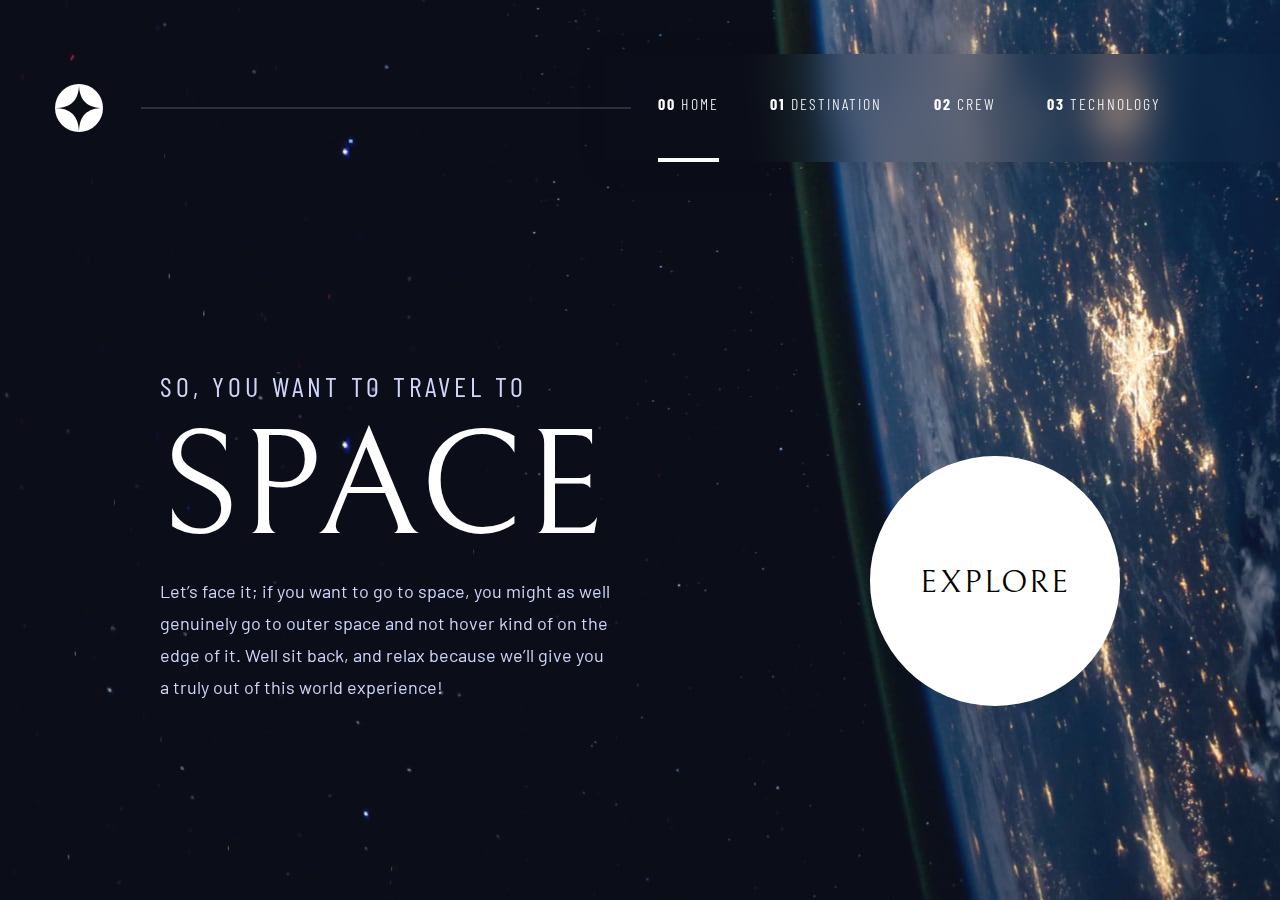
<file: index.html>
<!DOCTYPE html>
<html lang="en">
<head>
  <meta charset="UTF-8">
  <meta name="viewport" content="width=device-width, initial-scale=1.0">

  <link rel="icon" type="image/png" sizes="32x32" href="./assets/favicon-32x32.png">
  <link rel="stylesheet" href="./assets/css/home.css">
  <link rel="preconnect" href="https://fonts.googleapis.com">
  <link rel="preconnect" href="https://fonts.gstatic.com" crossorigin>
  <link href="https://fonts.googleapis.com/css2?family=Bellefair&display=swap" rel="stylesheet">
  <link rel="preconnect" href="https://fonts.googleapis.com">
  <link rel="preconnect" href="https://fonts.gstatic.com" crossorigin>
  <link href="https://fonts.googleapis.com/css2?family=Barlow+Condensed:wght@400;700&display=swap" rel="stylesheet">
  <link rel="preconnect" href="https://fonts.googleapis.com">
  <link rel="preconnect" href="https://fonts.gstatic.com" crossorigin>
  <link href="https://fonts.googleapis.com/css2?family=Barlow&display=swap" rel="stylesheet">
  <title>Frontend Mentor | Space tourism website</title>
</head>
<body>
<nav class="navigation">
  <img src="./assets/shared/logo.svg" alt="logo" id="logo">
  <hr>
  <ul class="nav-list">
    <li class="nav-item">
      <a href="./index.html"><span>00</span>Home</a>

      <hr class="indicator" id="active"/>
    </li>
    <li class="nav-item">
      <a href="./destination.html"><span>01</span>Destination</a>

      <hr class="indicator"/>
    </li>
    <li class="nav-item">
      <a href="./crew.html"><span>02</span>crew</a>

      <hr class="indicator"/>
    </li>
    <li class="nav-item">
      <a href="./technology.html"><span>03</span>technology</a>

      <hr class="indicator"/>
    </li>

  </ul>
  <div class="burger">
    <div class="line1"></div>
    <div class="line2"></div>
    <div class="line3"></div>
  </div>
</nav>
<section>
<div class="container">
  <h3> So, you want to travel to </h3>
  <div class="head">SPACE</div>
  <p>Let’s face it; if you want to go to space, you might as well genuinely go to 
  outer space and not hover kind of on the edge of it. Well sit back, and relax 
  because we’ll give you a truly out of this world experience!
</p>
</div>
 <div class="CTA"><a href="./destination.html">Explore</a></div> 
</section>
<script src="./assets/app/burger.js"></script>
</body>
</html>
</file>
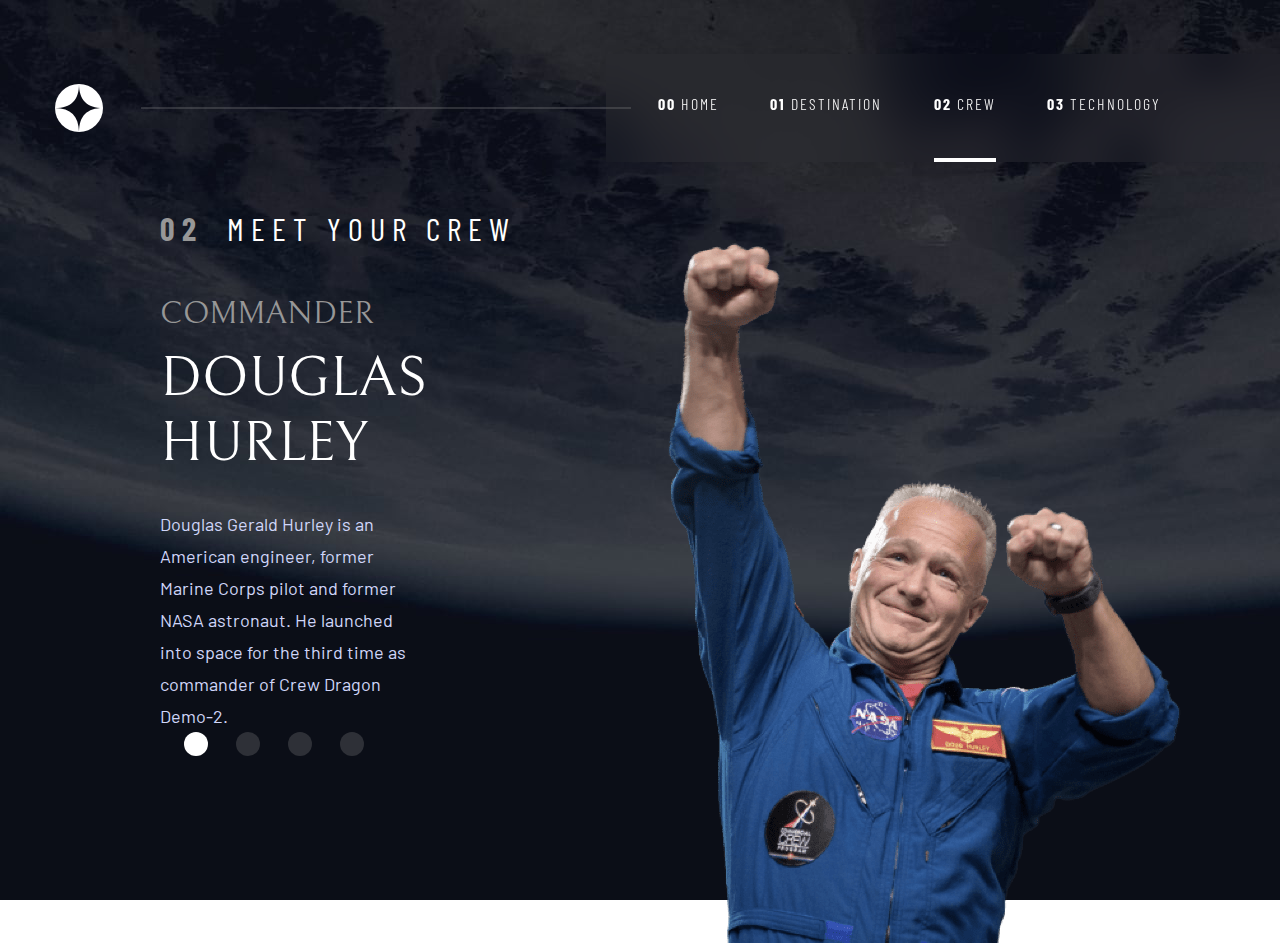
<file: crew.html>
<!DOCTYPE html>
<html lang="en">
<head>
  <meta charset="UTF-8">
  <meta name="viewport" content="width=device-width, initial-scale=1.0">

  <link rel="icon" type="image/png" sizes="32x32" href="./assets/favicon-32x32.png">
  <link rel="stylesheet" href="./assets/css/crew.css">
  <link rel="preconnect" href="https://fonts.googleapis.com">
  <link rel="preconnect" href="https://fonts.gstatic.com" crossorigin>
  <link href="https://fonts.googleapis.com/css2?family=Bellefair&display=swap" rel="stylesheet">
  <link rel="preconnect" href="https://fonts.googleapis.com">
  <link rel="preconnect" href="https://fonts.gstatic.com" crossorigin>
  <link href="https://fonts.googleapis.com/css2?family=Barlow+Condensed:wght@400;700&display=swap" rel="stylesheet">
  <link rel="preconnect" href="https://fonts.googleapis.com">
  <link rel="preconnect" href="https://fonts.gstatic.com" crossorigin>
  <link href="https://fonts.googleapis.com/css2?family=Barlow&display=swap" rel="stylesheet">
  <title>Frontend Mentor | Space tourism website</title>
</head>
<body>

  <nav class="navigation">
    <img src="./assets/shared/logo.svg" alt="logo" id="logo">
    <hr>
    <ul class="nav-list">
      <li class="nav-item">
        <a href="./home.html"><span>00</span>Home</a>
  
        <hr class="indicator"/>
      </li>
      <li class="nav-item">
        <a href="./destination.html"><span>01</span>Destination</a>
  
        <hr class="indicator" />
      </li>
      <li class="nav-item">
        <a href="./crew.html"><span>02</span>crew</a>
  
        <hr class="indicator" id="active"/>
      </li>
      <li class="nav-item">
        <a href="./technology.html"><span>03</span>technology</a>
  
        <hr class="indicator"/>
      </li>
  
    </ul>
    <div class="burger">
      <div class="line1"></div>
      <div class="line2"></div>
      <div class="line3"></div>
    </div>
  </nav>
  <section class="body">
    <div><span>02</span><p>MEET YOUR CREW</p></div>

    <main class="info">
      <div class="name">
        <p class="title">commander</p>
        <p class="full">Douglas Hurley</p>
      </div>
      <div class="description">
        Douglas Gerald Hurley is an American engineer, former Marine Corps pilot and former NASA astronaut. He launched into space for the third time as commander of Crew Dragon Demo-2.
      </div>
      <div class="buttons">
        <button class="button active">
          
        </button>
        <button class="button">

        </button>
        <button class="button">

        </button>
        <button class="button">

        </button>
      </div>
      <img src="./assets/crew/image-douglas-hurley.png" alt="crew-member" class="crew-image">
    </main>
  </section>

  <script src="./assets/app/crew.js"></script>
  <script src="./assets/app/burger.js"></script>
</body>
</html>
</file>
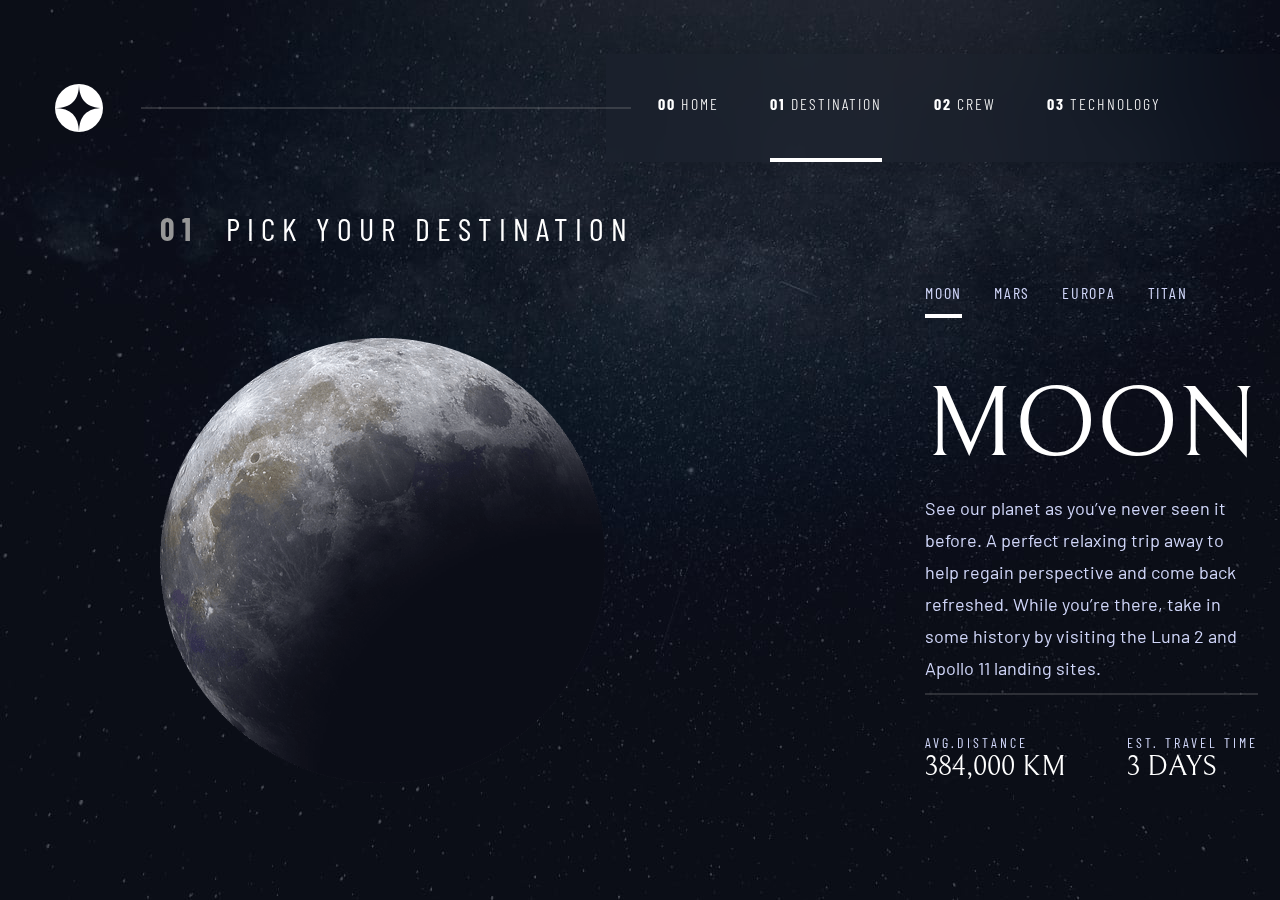
<file: destination.html>
<!DOCTYPE html>
<html lang="en">
<head>
  <meta charset="UTF-8">
  <meta name="viewport" content="width=device-width, initial-scale=1.0">

  <link rel="icon" type="image/png" sizes="32x32" href="./assets/favicon-32x32.png">
  <link rel="stylesheet" href="./assets/css/destination.css">
  <link rel="preconnect" href="https://fonts.googleapis.com">
  <link rel="preconnect" href="https://fonts.gstatic.com" crossorigin>
  <link href="https://fonts.googleapis.com/css2?family=Bellefair&display=swap" rel="stylesheet">
  <link rel="preconnect" href="https://fonts.googleapis.com">
  <link rel="preconnect" href="https://fonts.gstatic.com" crossorigin>
  <link href="https://fonts.googleapis.com/css2?family=Barlow+Condensed:wght@400;700&display=swap" rel="stylesheet">
  <link rel="preconnect" href="https://fonts.googleapis.com">
  <link rel="preconnect" href="https://fonts.gstatic.com" crossorigin>
  <link href="https://fonts.googleapis.com/css2?family=Barlow&display=swap" rel="stylesheet">
  <title>Frontend Mentor | Space tourism website</title>
</head>
<body>

  <nav class="navigation">
    <img src="./assets/shared/logo.svg" alt="logo" id="logo">
    <hr>
    <ul class="nav-list">
      <li class="nav-item">
        <a href="./home.html"><span>00</span>Home</a>
  
        <hr class="indicator"/>
      </li>
      <li class="nav-item">
        <a href="./destination.html"><span>01</span>Destination</a>
  
        <hr class="indicator" id="active"/>
      </li>
      <li class="nav-item">
        <a href="./crew.html"><span>02</span>crew</a>
  
        <hr class="indicator"/>
      </li>
      <li class="nav-item">
        <a href="./technology.html"><span>03</span>technology</a>
  
        <hr class="indicator"/>
      </li>
  
    </ul>
    <div class="burger">
      <div class="line1"></div>
      <div class="line2"></div>
      <div class="line3"></div>
    </div>
  </nav>
 <section class="contents">
  <div>
    <span>01</span><p>pick your destination</p>
  </div>
  <main>
  <img src="./assets/destination/image-moon.png" alt="moon image" id="image">
  <ul class="body-nav-list">
    <li class="body-nav-item">
    Moon

      <hr class="body-indicator active" id="check"/>
    </li>
    <li class="body-nav-item">
      mars

      <hr class="body-indicator"/>
    </li>
    <li class="body-nav-item">
      europa

      <hr class="body-indicator"/>
    </li>
    <li class="body-nav-item">
     titan

      <hr class="body-indicator"/>
    </li>
  </ul>
  <div class="moon">
  <div class="name">
    moon
  </div>
  <p id="info">
    See our planet as you’ve never seen it before. A perfect relaxing trip away to help regain perspective and come back refreshed. While you’re there, take in some history by visiting the Luna 2 and Apollo 11 landing sites.
  </p>
  <hr>
</div>

  <div class="details">
    <aside>
      <p class="m">AVg.distance</p>
      <p class="distance">384,000 KM</p>
    </aside>
    <aside>
      <p class="m">Est. travel time</p>
      <p class="time">3 days</p>
    </aside>
  </div>
</main>
 </section>


 <script src="./assets/app/destination.js"></script>
 <script src="./assets/app/burger.js"></script>
</body>
</html>
</file>
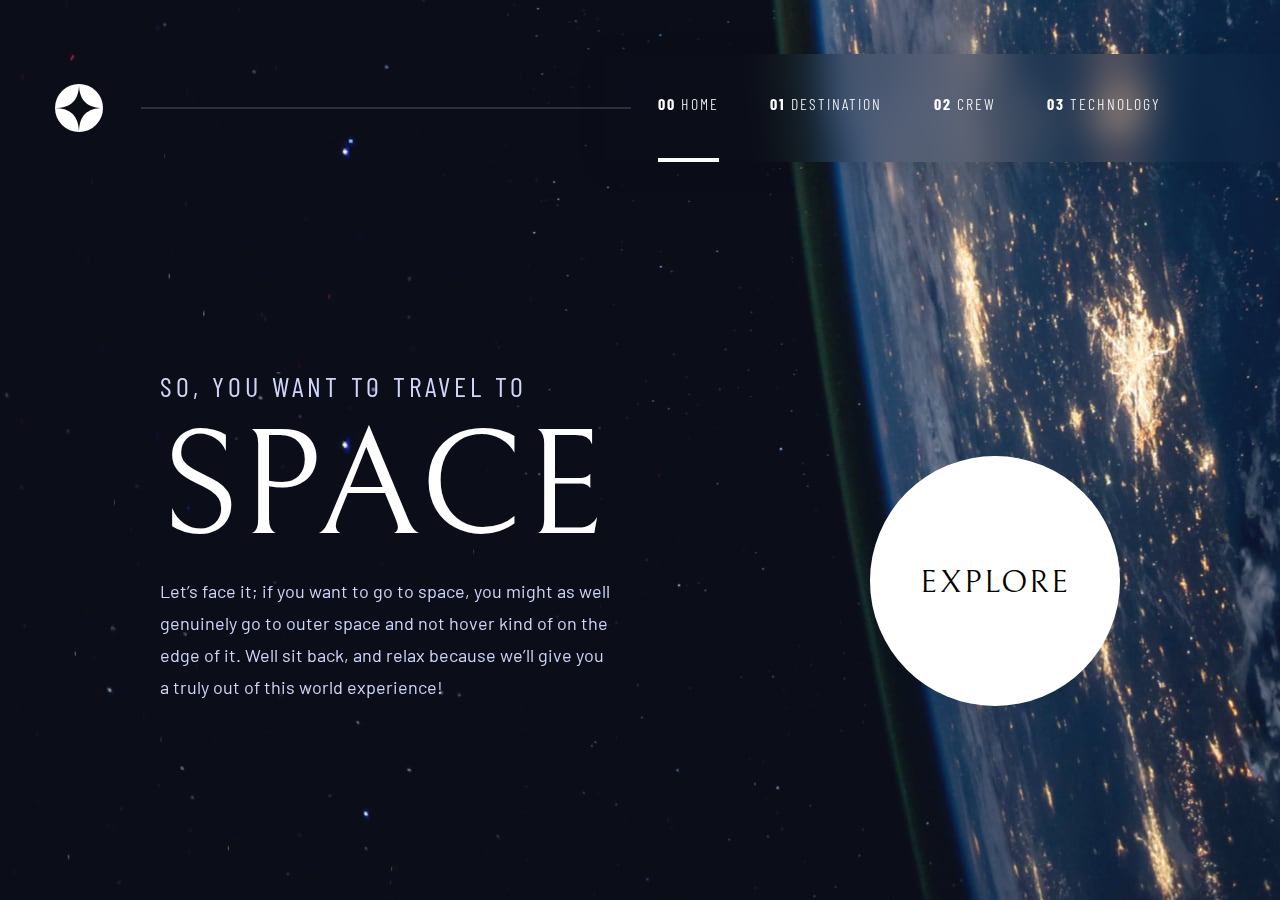
<file: home.html>
<!DOCTYPE html>
<html lang="en">
<head>
  <meta charset="UTF-8">
  <meta name="viewport" content="width=device-width, initial-scale=1.0">

  <link rel="icon" type="image/png" sizes="32x32" href="./assets/favicon-32x32.png">
  <link rel="stylesheet" href="./assets/css/home.css">
  <link rel="preconnect" href="https://fonts.googleapis.com">
  <link rel="preconnect" href="https://fonts.gstatic.com" crossorigin>
  <link href="https://fonts.googleapis.com/css2?family=Bellefair&display=swap" rel="stylesheet">
  <link rel="preconnect" href="https://fonts.googleapis.com">
  <link rel="preconnect" href="https://fonts.gstatic.com" crossorigin>
  <link href="https://fonts.googleapis.com/css2?family=Barlow+Condensed:wght@400;700&display=swap" rel="stylesheet">
  <link rel="preconnect" href="https://fonts.googleapis.com">
  <link rel="preconnect" href="https://fonts.gstatic.com" crossorigin>
  <link href="https://fonts.googleapis.com/css2?family=Barlow&display=swap" rel="stylesheet">
  <title>Frontend Mentor | Space tourism website</title>
</head>
<body data-barba="wrapper">
<nav class="navigation">
  <img src="./assets/shared/logo.svg" alt="logo" id="logo">
  <hr>
  <ul class="nav-list">
    <li class="nav-item">
      <a href="./home.html"><span>00</span>Home</a>

      <hr class="indicator" id="active"/>
    </li>
    <li class="nav-item">
      <a href="./destination.html"><span>01</span>Destination</a>

      <hr class="indicator"/>
    </li>
    <li class="nav-item">
      <a href="./crew.html"><span>02</span>crew</a>

      <hr class="indicator"/>
    </li>
    <li class="nav-item">
      <a href="./technology.html"><span>03</span>technology</a>

      <hr class="indicator"/>
    </li>

  </ul>
  <div class="burger">
    <div class="line1"></div>
    <div class="line2"></div>
    <div class="line3"></div>
  </div>
</nav>
<section>
<div class="container">
  <h3> So, you want to travel to </h3>
  <div class="head">SPACE</div>
  <p>Let’s face it; if you want to go to space, you might as well genuinely go to 
  outer space and not hover kind of on the edge of it. Well sit back, and relax 
  because we’ll give you a truly out of this world experience!
</p>
</div>
 <div class="CTA"><a href="./destination.html">Explore</a></div> 
</section>
<script src="./assets/app/burger.js"></script>
</body>
</html>
</file>
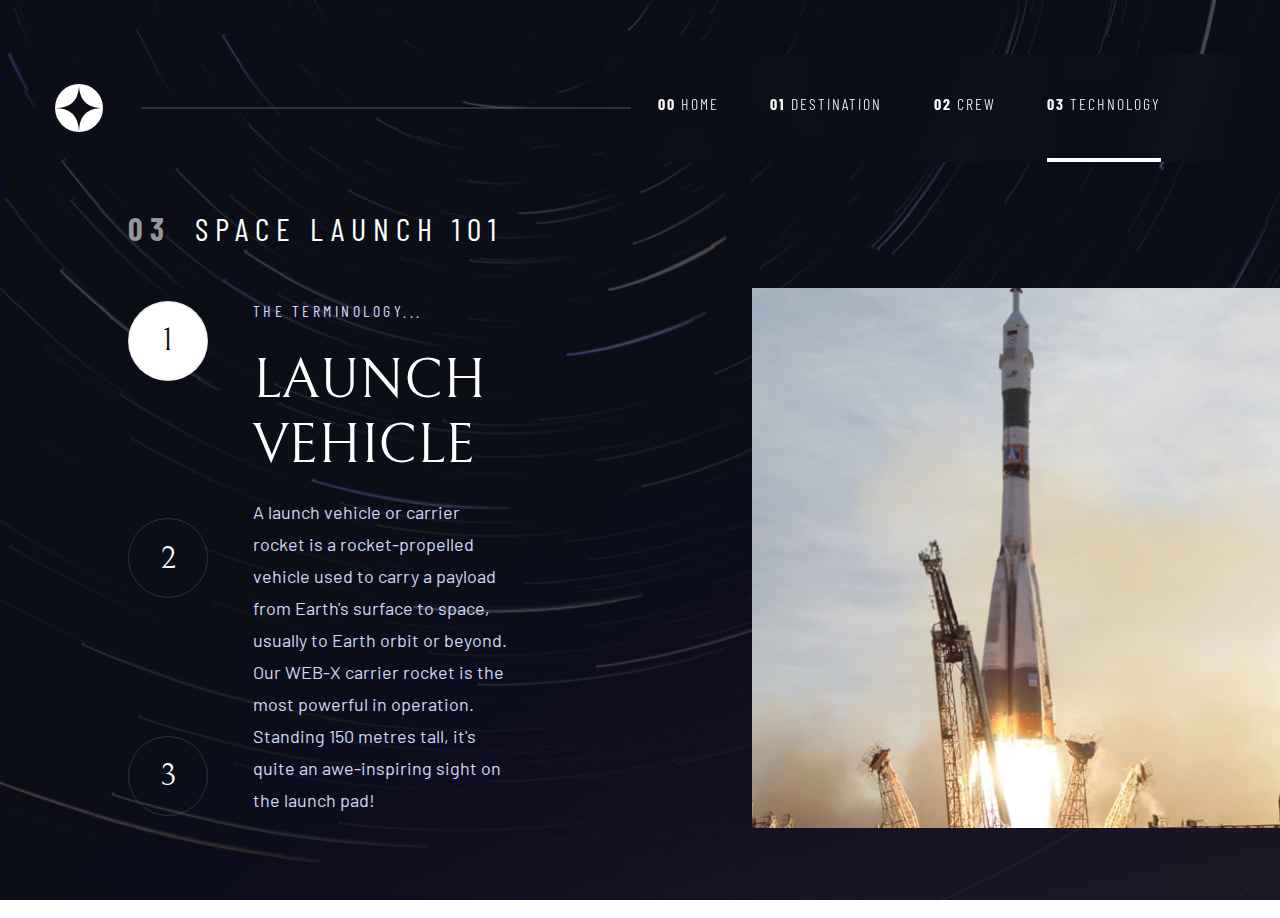
<file: technology.html>
<!DOCTYPE html>
<html lang="en">
<head>
  <meta charset="UTF-8">
  <meta name="viewport" content="width=device-width, initial-scale=1.0">

  <link rel="icon" type="image/png" sizes="32x32" href="./assets/favicon-32x32.png">
  <link rel="stylesheet" href="./assets/css/technology.css">
  <link rel="preconnect" href="https://fonts.googleapis.com">
  <link rel="preconnect" href="https://fonts.gstatic.com" crossorigin>
  <link href="https://fonts.googleapis.com/css2?family=Bellefair&display=swap" rel="stylesheet">
  <link rel="preconnect" href="https://fonts.googleapis.com">
  <link rel="preconnect" href="https://fonts.gstatic.com" crossorigin>
  <link href="https://fonts.googleapis.com/css2?family=Barlow+Condensed:wght@400;700&display=swap" rel="stylesheet">
  <link rel="preconnect" href="https://fonts.googleapis.com">
  <link rel="preconnect" href="https://fonts.gstatic.com" crossorigin>
  <link href="https://fonts.googleapis.com/css2?family=Barlow&display=swap" rel="stylesheet">
  <title>Frontend Mentor | Space tourism website</title>
</head>
<body>

  <nav class="navigation">
    <img src="./assets/shared/logo.svg" alt="logo" id="logo">
    <hr>
    <ul class="nav-list">
      <li class="nav-item">
        <a href="./home.html"><span>00</span>Home</a>
  
        <hr class="indicator"/>
      </li>
      <li class="nav-item">
        <a href="./destination.html"><span>01</span>Destination</a>
  
        <hr class="indicator" />
      </li>
      <li class="nav-item">
        <a href="./crew.html"><span>02</span>crew</a>
  
        <hr class="indicator" />
      </li>
      <li class="nav-item">
        <a href="./technology.html"><span>03</span>technology</a>
  
        <hr class="indicator" id="active"/>
      </li>
  
    </ul>
    <div class="burger">
      <div class="line1"></div>
      <div class="line2"></div>
      <div class="line3"></div>
    </div>
  </nav>

  <section class="body">
    <div><span>03</span><p>Space Launch 101</p></div>



    <main class="info">
      <div class="numbers">
        <button class="chosen button">
          1
        </button>
        <button class="button">
          2
        </button>
        <button class="button">
          3
        </button>
      </div>
      <div class="information">
        <p class="terms">
          The terminology...
        </p>
        <p class="header">
          Launch vehicle
        </p>
        <p class="info">
          A launch vehicle or carrier rocket is a rocket-propelled vehicle used to carry a payload from Earth's surface to space, usually to Earth orbit or beyond. Our WEB-X carrier rocket is the most powerful in operation. Standing 150 metres tall, it's quite an awe-inspiring sight on the launch pad!
        </p>
      </div>
      <img src="" alt="" class="tech-image">
    </main>
  </section>
<script src="./assets/app/technology.js"></script>
<script src="./assets/app/burger.js"></script>
</body>
</html>
</file>
<file: assets/css/home.css>
*{
    padding: 0;
    margin: 0;
    box-sizing: border-box;
}
body{
    background-size: cover;
    background-repeat: no-repeat;
    background-image: url(../home/background-home-desktop.jpg);
    width: 100vw;
    height: 100vh;
    font-family: 'bellefair';
    overflow: hidden;
}
nav {
    height: 12vh;
    width: calc(100vw - 55px);
    margin-left: 55px;
    display: flex;
    justify-content: space-between;
    position: relative;
    transform: translateY(50%);
}
nav > img {
    width: 48px;
    height: 48px;
    align-self: center;
    justify-self: center;
}
nav > .nav-list {
    display:flex;
    justify-content:space-evenly;
    flex-basis: 55%;
    background: rgba(255, 255, 255, 0);
    box-shadow: 0 4px 30px rgba(0, 0, 0, 0.1);
    backdrop-filter: blur(20px);
    -webkit-backdrop-filter: blur(20px);
    color: white;
    list-style-type: none;
    align-items: center;
}
nav > hr {
    width: 40%;
    border: 1px solid rgba(151, 151, 151, 0.25);
    height: 1px;
    align-self: center;
    position: absolute;
    left: 7%;
    z-index: 2;
}
nav > .burger {
    display: none;
}
.nav-list > li {
    position: relative;
    margin-left: -10%;
    height: 100%;
}
.nav-list > li > a {
    color: white;
    text-decoration: none;
    font-size: 16px;
    text-transform: uppercase;
    font-family: 'barlow condensed', cursive;
    font-weight: 300;
    letter-spacing: 2px;
    display: block;
    padding-top: calc(5vh - 5px);
    height: 100%;
}
.nav-list > li > a > span {
    font-weight: 700;
    font-size: 16px;
    text-transform: uppercase;
    margin-right: 5px;
}
.nav-list > li > #active {
    width: 100% !important;
    opacity: 1;
    visibility: visible;
    border: 2px solid #fff;
}
.nav-list > li > .indicator {
    visibility: hidden;
    opacity: 0;
    width: 0%;
    position: absolute;
    bottom: 0%;
    border: 2px solid #979797;
    transition: all 250ms ease;
}
.nav-list > li:hover > .indicator {
    visibility: visible;
    opacity: 1;
    width: 100%;
}

.CTA {
    background-color: #fff;
    font-size: 32px;
    letter-spacing: 2px;
    text-transform: uppercase;
    color: black;
    width: 250px;
    height: 250px;
    border-radius: 50%;
    text-align: center;
    padding-top: 108px;
    cursor: pointer;
    position: relative;
    transform: translateY(5vh);
}

.CTA > a {
    color: black;
    text-decoration: none;
}

.CTA::before{ 
    content: "";
    width: 250px;
    height: 250px;
    border-radius: 50%;
    background-color: rgba(255, 255, 255, 0.1);
    position:absolute;
    top: 0;
    left: 0;
    z-index: -1;
    transition: all 250ms ease;
}

.CTA:hover::before {
    transform: scale(1.5);
}

section {
    height: 75vh;
    width: 75vw;
    margin: 0 auto;
    transform: translateY(10vh);
    color: white;
    display: flex;
    justify-content: space-between;
    align-items: center;
}

section > .container {
    width: 450px;
}
.container > h3 {
    font-family: 'barlow condensed';
    font-size: 28px;
    letter-spacing: 4px;
    font-weight: 400;
    text-transform: uppercase;
    text-align: left;
    color: #D0D6F9;
}

.container > .head {
    font-size: 150px;
    text-align: left;
}

.container > p {
 font-size: 18px;
 font-family: 'barlow';
 line-height: 32px;
 color: #D0D6F9;
 width: 100%;
}

@media (max-width: 768px) {
    body {
        background: url(../home/background-home-tablet.jpg);
        background-size: cover;
        background-repeat: no-repeat;
    }
    nav {
        transform: translate(0);

    }
    nav > hr {
        display: none;
    }
    nav > .nav-list {
        display: flex;
        flex-basis: 60%;
        background: rgba(255, 255, 255, 0.05);
        box-shadow: 0 4px 30px rgba(0, 0, 0, 0.1);
        backdrop-filter: blur(20px);
        -webkit-backdrop-filter: blur(20px);
    }
    .nav-list > li > a > span {
        display: none;
    }
    nav > .nav-list > li {
        margin: 0;
        padding: 0;
    }
    section {
        display: grid;
        justify-content: center;
        text-align: center;
    }
    section > .CTA {
        justify-self: center;
        margin-top: -5vh;
    }
    .container > h3 {
        font-size: 20px;
        text-align: center;
    }
    .container > p {
        font-size: 16px;
    }
  }


  @media (max-width: 425px) {
    body {
        background: url(../home/background-home-mobile.jpg);
        background-size: cover;
        background-repeat: no-repeat;
        height: 1024px;
        width: 100vw;
        overflow-x: hidden;
    }
    body,html {
        overflow-x: hidden;
    }
    nav {
        height: 10vh;
        justify-content: space-between;
        z-index: 1;
        margin-left: 20px;
        width: 95vw;
        position: fixed;
        transform: translateY(0);
        margin-top: 2vh;
        transition: 250ms;
    }
    nav > img {
        width: 40px;
        height: 40px;
        align-self: center;
        justify-self: center;
    }
    nav > .burger {
        display: block;
        width: 50px;
        height: 40px;
        align-self: center;
        display: flex;
        flex-direction: column;
        justify-content: center;
        transition: all 250ms ease;
        transition-delay:100ms;
        
    }
    nav > .burger > .line1 {
        width:30px;
        height: 3px;
        background-color: white;
        margin-bottom: 6px;
        z-index: 2;
        transition: all 250ms ease;
        transition-delay:100ms;
    }
    nav > .burger > .line2 {
        width:30px;
        height: 3px;
        background-color: white;
        margin-bottom: 6px;
        z-index: 2;
        transition: all 250ms ease;
        transition-delay:100ms;
    }
    nav > .burger > .line3 {
        width:30px;
        height: 3px;
        background-color: white;
        z-index: 2;
        transition: all 250ms ease;
        transition-delay:100ms;
    }
    nav > div.active{
        transform: translateY(0vh);
    }
    nav > .active > .line1 {
        transform: translateY(12px) rotate(45deg);
    }
    nav > .active > .line2 {
        transform: translateX(10px);
        opacity: 0;
    }
    nav > .active > .line3 {
        transform:translateY(-6px) rotate(-45deg)
    }

    nav > .nav-list{
        display: block;
        position: absolute;
        height: 100vh;
        top: 0;
        right: 0;
        width: 70vw;
        justify-content: center;
        align-items: center;
        padding-top: 10vh;
        transform: translate(100%, -2.5vh);
        transition: transform 250ms ease;
    }
    nav > .active {
        transform: translate(0%, -2.5vh);
    }
    nav >.nav-list > li {
        height: 10%;
    }
    nav >.nav-list > li > a {
        z-index: 3;
        margin-left: 32px;
    }
    .nav-list > li > .indicator {
        visibility: hidden;
        opacity: 1;
        width: 1%;
        position: absolute;
        height: 100%;
        right: 0;
        background-color: #fff;
        border: 2px solid #fff;
        transition: all 250ms ease;
    }
    .nav-list > li:hover > .indicator {
        visibility: hidden;
        opacity: 1;
        width: 1%;
    }
    .nav-list > li > #active {
        visibility: visible;
        opacity: 1;
        width: 1% !important;
        position: absolute;
        height: 100%;
        right: 0;
        border: 2px solid #fff;
    }
    nav >.nav-list > li >a> span{
    display: inline-block;
    }
    section {
        text-align: center;
        transform: translateY(0);
        height: 100%;
    }
    .container{
        margin-top: -1.5em;
        max-width: 85vw;
    }
    .container > h3 {
        font-size: 16px;
        text-align: center;
    }
    .container > p {
        font-size: 15px;
        line-height: 25px;
    }
    .container > .head {
        font-size: 80px;
        text-align:center;
        margin: 0.25em auto;
    }
    section > .CTA {
        justify-self: center;
        width: 160px;
        height: 160px;
        padding-top:62.5px;
        align-self: start;
    }
    section > .CTA::before {
        content: '';
        display: none;
    }
    section > .CTA > a{
        font-size: 20px;
    }
}
</file>
<file: assets/css/crew.css>
*{
    padding: 0;
    margin: 0;
    box-sizing: border-box;
}
body{
    background-size: cover;
    background-repeat: no-repeat;
    background-image: url(../crew/background-crew-desktop.jpg);
    width: 100vw;
    height: 100vh;
    font-family: 'bellefair';
    overflow: hidden;
}
nav {
    height: 12vh;
    width: calc(100vw - 55px);
    margin-left: 55px;
    display: flex;
    justify-content: space-between;
    position: relative;
    transform: translateY(50%);
}
nav > img {
    width: 48px;
    height: 48px;
    align-self: center;
    justify-self: center;
}
nav > .nav-list {
    display:flex;
    justify-content:space-evenly;
    flex-basis: 55%;
    background: rgba(255, 255, 255, 0);
    box-shadow: 0 4px 30px rgba(0, 0, 0, 0.1);
    backdrop-filter: blur(20px);
    -webkit-backdrop-filter: blur(20px);
    color: white;
    list-style-type: none;
    align-items: center;
}
nav > hr {
    width: 40%;
    border: 1px solid rgba(151, 151, 151, 0.25);
    height: 1px;
    align-self: center;
    position: absolute;
    left: 7%;
    z-index: 2;
}
nav > .burger {
    display: none;
}
nav >.nav-list > li {
    position: relative;
    margin-left: -10%;
    height: 100%;
}
.nav-list > li > a {
    color: white;
    text-decoration: none;
    font-size: 16px;
    text-transform: uppercase;
    font-family: 'barlow condensed', cursive;
    font-weight: 300;
    letter-spacing: 2px;
    display: block;
    padding-top: calc(5vh - 5px);
    height: 100%;
}
.nav-list > li > a > span {
    font-weight: 700;
    font-size: 16px;
    text-transform: uppercase;
    margin-right: 5px;
}
.nav-list > li > #active {
    width: 100% !important;
    opacity: 1;
    visibility: visible;
    border: 2px solid #fff;
}
.nav-list > li > .indicator {
    visibility: hidden;
    opacity: 0;
    width: 0%;
    position: absolute;
    bottom: 0%;
    border: 2px solid #979797;
    transition: all 250ms ease;
}
.nav-list > li:hover > .indicator {
    visibility: visible;
    opacity: 1;
    width: 100%;
}
.body {
    height: 75vh;
    width: 75vw;
    margin: 0 auto;
    color: white;
    display: block;
    justify-content: space-between;
    align-items: center;
    position: relative;
    transform: translateY(15vh);
}
.body > div {
    position: absolute;
    top: -5%;
    font-size: 32px;
    text-transform: uppercase;
    font-family: 'barlow condensed';
    letter-spacing: 0.5ch;
    text-transform: uppercase;
}

section > div > span {
    color: #979797;
    font-weight: bold;
}
section > div > p{
    display: inline;
    margin-left: 24px;
}

section > main {
    height: 100%;
    width:100%;
    position: absolute;
    bottom: 0;
    right: 0;
    display: grid;
    grid-template-columns: 1.5fr 1fr;
    column-gap: 15em;
    grid-template-rows: 1.25fr 1fr 1fr;
}

main > .name {
    grid-row: 1/2;
    grid-column: 1/2;
    align-self: end;
}

main >.name > .title {
    color: #979797;
    font-size: 32px;
    text-transform: uppercase;
    transition: all 250ms ease;

}
main >.name > .full {
    color: #fff;
    font-size: 56px;
    text-transform: uppercase;
    transition: all 250ms ease;
    margin-top: 14px;
}
main > .description {
    font-size: 18px;
    font-family: 'barlow';
    line-height: 32px;
    color: #d0d6f9;
    align-self: flex-start;
    margin-top: 32px;
    opacity: 0;
    transition: all 250ms ease;
    transform-origin:left ;
}
main > img {
    grid-row: 1/4;
    grid-column: 2/3;
    opacity: 1;
    transition: all 250ms ease;
    transform-origin: bottom;
}
main > img[src = "./assets/crew/image-mark-shuttleworth.png"] {
    transform: translateY(6.5vh);
}
main > img[src = "./assets/crew/image-victor-glover.png"] {
    transform: translateY(6.5vh);
}
main > img[src = "./assets/crew/image-anousheh-ansari.png"] {
    transform: translateY(11vh);
}
main > .buttons > button{
    cursor: pointer;
    width: 24px;
    height: 24px;
    border-radius: 50%;
    background-color: rgba(151, 151, 151, 0.25);
    border: 1px solid transparent;
    transition: background-color 250ms ease;
    margin-left: 24px;
}
main > .buttons > button.active{
    background-color: white;
}
main > .buttons > button:hover{
    background-color: #979797;
}

@media (max-width: 768px) {
    body {
        background: url(../crew/background-crew-tablet.jpg);
        background-size: cover;
        background-repeat: no-repeat;
    }
    nav {
        transform: translate(0);

    }
    nav > hr {
        display: none;
    }
    nav > .nav-list {
        display: flex;
        flex-basis: 60%;
        background: rgba(255, 255, 255, 0.05);
        box-shadow: 0 4px 30px rgba(0, 0, 0, 0.1);
        backdrop-filter: blur(20px);
        -webkit-backdrop-filter: blur(20px);
        justify-content: space-evenly;
    }
    .nav-list > li > a > span {
        display: none;
    }
   nav > .nav-list > li {
        margin: 0;
        padding: 0;
    }
    section.body{
        display: flex;
        width: 90vw;
        height: 100vh;
        justify-content: center;
        padding: 0;
        transform: translateY(5vh);
    }

    section.body > div {
        font-size: 20px;
        top: -2.5vh;
        left: 0;
    }

    main.info {
        display: grid;
        column-gap: 0em;
        grid-template-columns: 1fr;
        grid-template-rows: repeat(4, auto);
    }
    main.info > .name {
        grid-row: 1/2;
        grid-column: 1/2;
        justify-self: center;
        text-align: center;
        align-self: center;
    }
    main.info >.name > .title {
        font-size: 24px;
    }
    main.info >.name > .full {
        font-size: 40px;
    }
    main.info >.description {
        grid-row: 2/3;
        grid-column: 1/2;
        justify-self: center;
        text-align: center;
        font-size: 16px;
        width: 75%;
        margin-top: 0;
        opacity: 0;
    }
    main.info >.buttons {
        grid-row: 2/3;
        grid-column: 1/2;
        justify-self: center;
        text-align: center;
        align-self: end;
    }
    main.info >.buttons > button {
        height: 10px;
        width: 10px;
    }
    main.info > img {
        grid-row: 4/5;
        justify-self:center ;
        grid-column: 1/2;
        width: 60%;
        transform: translateY(-5vh);
    }
    main > img[src = "./assets/crew/image-mark-shuttleworth.png"] {
        transform: translateY(-5vh);
        width: 50%;
    }
    main > img[src = "./assets/crew/image-anousheh-ansari.png"] {
        transform: translateY(-7.5vh);
    }
}
@media (max-width: 425px) {
    body {
        background: url(../crew/background-crew-mobile.jpg);
        background-size: cover;
        background-repeat: no-repeat;
        height: 1024px;
        width: 100vw;
        overflow-x: hidden;
    }
    body,html {
        overflow-x: hidden;
    }
    nav {
        height: 10vh;
        justify-content: space-between;
        z-index: 1;
        margin-left: 20px;
        width: 95vw;
        position: fixed;
        transform: translateY(0);
        margin-top: 2vh;
        transition: 250ms;
    }
    nav > img {
        width: 40px;
        height: 40px;
        align-self: center;
        justify-self: center;
    }
    nav > .burger {
        display: block;
        width: 50px;
        height: 40px;
        align-self: center;
        display: flex;
        flex-direction: column;
        justify-content: center;
        transition: all 250ms ease;
        transition-delay:100ms;
        
    }
    nav > .burger > .line1 {
        width:30px;
        height: 3px;
        background-color: white;
        margin-bottom: 6px;
        z-index: 2;
        transition: all 250ms ease;
        transition-delay:100ms;
    }
    nav > .burger > .line2 {
        width:30px;
        height: 3px;
        background-color: white;
        margin-bottom: 6px;
        z-index: 2;
        transition: all 250ms ease;
        transition-delay:100ms;
    }
    nav > .burger > .line3 {
        width:30px;
        height: 3px;
        background-color: white;
        z-index: 2;
        transition: all 250ms ease;
        transition-delay:100ms;
    }
    nav > div.active{
        transform: translateY(0vh);
    }
    nav > .active > .line1 {
        transform: translateY(12px) rotate(45deg);
    }
    nav > .active > .line2 {
        transform: translateX(10px);
        opacity: 0;
    }
    nav > .active > .line3 {
        transform:translateY(-6px) rotate(-45deg)
    }

    nav > .nav-list{
        display: block;
        position: absolute;
        height: 100vh;
        top: 0;
        right: 0;
        width: 70vw;
        justify-content: center;
        align-items: center;
        padding-top: 10vh;
        transform: translate(100%, -2.5vh);
        transition: transform 250ms ease;
    }
    nav > .active {
        transform: translate(0%, -2.5vh);
    }
    nav >.nav-list > li {
        height: 10%;
    }
    nav >.nav-list > li > a {
        z-index: 3;
        margin-left: 32px;
    }
    .nav-list > li > .indicator {
        visibility: hidden;
        opacity: 1;
        width: 1%;
        position: absolute;
        height: 100%;
        right: 0;
        background-color: #fff;
        border: 2px solid #fff;
        transition: all 250ms ease;
    }
    .nav-list > li:hover > .indicator {
        visibility: hidden;
        opacity: 1;
        width: 1%;
    }
    .nav-list > li > #active {
        visibility: visible;
        opacity: 1;
        width: 1% !important;
        position: absolute;
        height: 100%;
        right: 0;
        border: 2px solid #fff;
    }
    nav >.nav-list > li >a> span{
    display: inline-block;
    }
    
    main.info {
        display: grid;
        column-gap: 0em;
        grid-template-columns: 1fr;
        grid-template-rows: 1fr 2fr;
        height:80%;
        justify-self: flex-center;
        margin: 0;
    }
    section.body {
        display: flex;
        transform: translateY(0);
        height: 100%;
    }
    section.body > div {
        font-size: 1em;
        width: 100%;
        text-align: center;
        top: 15vh;
        left: 0;
    }
    main.info >.name {
    grid-row: 2/3;
    align-self: start;
    margin-top: 3em;
    }
    main.info > .name > .title {
        font-size: 16px;
        align-self: start;
    }
    main.info > .name > .full {
        font-size: 24px;
        align-self: center;
    }
    main.info > .buttons {
        align-self: start;
    }
    main.info > img {
        border-bottom: 1px solid rgba(151, 151, 151, 0.25);
        grid-row: 1/2;
        align-self: center;
    }
    main.info > img[src= "./assets/crew/image-douglas-hurley.png"] {
        height: 35vh;
        margin: 1em auto 0em auto;
    }
    main.info > img[src= "./assets/crew/image-mark-shuttleworth.png"] {
        height: 30vh;
        margin: 3.75em auto 0em auto;
    }
    main.info > img[src= "./assets/crew/image-victor-glover.png"] {
        margin-bottom: -4.25em;
        margin: 4em auto 0em auto;
    }
    main.info > img[src= "./assets/crew/image-anousheh-ansari.png"] {
        margin-bottom: -4.25em;
        margin: 5em auto 0em auto;
    }
    main.info >.description {
        opacity: 0;
        align-self: center;
        font-size: 15px;
        line-height: 25px;
        width: 85vw;
        margin-bottom: 7.5em;
        transition: all 250ms ease;
    }
}
</file>
<file: assets/css/destination.css>
*{
    padding: 0;
    margin: 0;
    box-sizing: border-box;
}
body{
    background-size: cover;
    background-repeat: no-repeat;
    background-image: url(../destination/background-destination-desktop.jpg);
    width: 100vw;
    height: 100vh;
    font-family: 'bellefair';
    overflow: hidden;
}
nav {
    height: 12vh;
    width: calc(100vw - 55px);
    margin-left: 55px;
    display: flex;
    justify-content: space-between;
    position: relative;
    transform: translateY(50%);
}
nav > img {
    width: 48px;
    height: 48px;
    align-self: center;
    justify-self: center;
}
nav > .nav-list {
    display:flex;
    justify-content:space-evenly;
    flex-basis: 55%;
    background: rgba(255, 255, 255, 0);
    box-shadow: 0 4px 30px rgba(0, 0, 0, 0.1);
    backdrop-filter: blur(20px);
    -webkit-backdrop-filter: blur(20px);
    color: white;
    list-style-type: none;
    align-items: center;
}
nav > hr {
    width: 40%;
    border: 1px solid rgba(151, 151, 151, 0.25);
    height: 1px;
    align-self: center;
    position: absolute;
    left: 7%;
    z-index: 2;
}
nav > .burger {
    display: none;
}
nav >.nav-list > li {
    position: relative;
    margin-left: -10%;
    height: 100%;

}
.nav-list > li > a {
    color: white;
    text-decoration: none;
    font-size: 16px;
    text-transform: uppercase;
    font-family: 'barlow condensed', cursive;
    font-weight: 300;
    letter-spacing: 2px;
    display: block;
    padding-top: calc(5vh - 5px);
    height: 100%;
}
.nav-list > li > a > span {
    font-weight: 700;
    font-size: 16px;
    text-transform: uppercase;
    margin-right: 5px;
}
.nav-list > li > #active {
    width: 100% !important;
    opacity: 1;
    visibility: visible;
    border: 2px solid #fff;
}
.nav-list > li > .indicator {
    visibility: hidden;
    opacity: 0;
    width: 0%;
    position: absolute;
    bottom: 0%;
    border: 2px solid #979797;
    transition: all 250ms ease;
}
.nav-list > li:hover > .indicator {
    visibility: visible;
    opacity: 1;
    width: 100%;
}


section {
    height: 75vh;
    width: 75vw;
    margin: 0 auto;
    color: #fff;
    display: block;
    justify-content: space-between;
    align-items: center;
    position: relative;
}
section > div{
    position: absolute;
    top: 15%;
    font-size: 32px;
    text-transform: uppercase;
    font-family: 'barlow condensed';
    letter-spacing: 0.5ch;
}
section > div > span {
    color: #979797;
    font-weight: bold;
}
section > div > p{
    display: inline;
    margin-left: 28px;
}
section > main {
    height: 80%;
    width:100%;
    position: absolute;
    bottom: 0;
    right: 0;
    display: grid;
    grid-template-columns: 1fr 1fr;
    column-gap: 20em;
    grid-template-rows: 1fr 12fr 3fr;
    padding-right: 10em;
}
main > img{
    grid-column: 1 /2;
    grid-row: 2 /4;
    align-self: end;
    transition:all 250ms ease-in-out;
}
main > .details {
    display: flex;
    justify-content: space-between;
    grid-column: 2 /3;
    grid-row: 3 /4;
    align-self: end;
    display: flex;
    align-items: space-between;
    transition:all 250ms ease-in-out;
}
main > .moon {
    display: inline-flex;
    justify-content: space-between;
    flex-direction: column;
    grid-column: 2/3;
    transition:all 250ms ease-in-out;
}
main > .moon > div{
    font-size: 100px;
    text-transform: uppercase;
    margin-top:0.5em;
    transition:all 250ms ease-in-out;
}
main > .moon > p{
    font-size: 18px;
    color: #D0D6F9;
    font-family: 'barlow';
    margin:0.5em 0;
    line-height: 32px;
    transition:all 250ms ease-in-out;
}
main > .moon > hr{
    align-self: flex-end;
    display: inline-block;
    width: 100%;
    border: 1px solid rgba(151, 151, 151, 0.25);
}
main > .body-nav-list {
    display: flex;
    margin: 0;
    padding: 0;
    flex-basis:0%;
    width: 100%;
    position: static;
    inset: 0 0 0 0;
    list-style-type: none;
    grid-column: 2/3;
    grid-row: 1/2;
}

main > .body-nav-list > li {
    height: 75px;
    padding-top: calc(5vh - 5px);
    margin-right: 32px;
    position: relative;
    text-align: left;
}
main > .body-nav-list > li > .body-indicator {
    visibility: hidden;
    opacity: 0;
    width: 0%;
    position: absolute;
    bottom: 0%;
    border: 2px solid #979797;
    transition: all 250ms ease;
}
main > .body-nav-list > li:hover > .body-indicator {
    visibility: visible;
    opacity: 1;
    width: 100%;
}
main > .body-nav-list > li > .active {
    visibility: visible;
    opacity: 1;
    width: 100%;
    border: 2px solid #fff;
}
main > .body-nav-list > li:hover {
    color: white;
}
main > .body-nav-list > li{
    color: #D0D6F9;
    transition: all 250ms ease;
    text-decoration: none;
    font-size: 16px;
    letter-spacing: 0.25ch;
    text-transform: uppercase;
    font-family: 'barlow condensed';
    cursor: pointer;
}

main > .details > aside > .m{
    text-transform: uppercase;
    color: #D0D6F9;
    font-family: 'barlow condensed';
    letter-spacing: 0.5ch;
    font-size: 14px;
    transition:all 250ms ease-in-out;
}
main > .details > aside > .distance{
    text-transform: uppercase;
    color: #fff;
    font-size: 28px;
    transition:all 250ms ease-in-out;
}
main > .details > aside > .time{
    text-transform: uppercase;
    color: #fff;
    font-size: 28px;
    transition:all 250ms ease-in-out;
}

@media (max-width: 768px) {
    body {
        background: url(../destination/background-destination-tablet.jpg);
        background-size: cover;
        background-repeat: no-repeat;
    }
    nav {
        transform: translate(0);

    }
    nav > hr {
        display: none;
    }
    nav > .nav-list {
        display: flex;
        flex-basis: 60%;
        background: rgba(255, 255, 255, 0.05);
        box-shadow: 0 4px 30px rgba(0, 0, 0, 0.1);
        backdrop-filter: blur(20px);
        -webkit-backdrop-filter: blur(20px);
        justify-content: space-evenly;
    }
    .nav-list > li > a > span {
        display: none;
    }
   nav > .nav-list > li {
        margin: 0;
        padding: 0;
    }

    section{
        display: flex;
        width: 90vw;
        height: 100vh;
        justify-content: center;
        padding: 0;
    }

    section > div {
        font-size: 20px;
        top: 2.5vh;
        left: 0;
    }
    section > main{
        display: grid;
        grid-template-columns: 1fr;
        grid-template-rows: repeat(5, auto);
        width: 100%;
        height: 100%;
        place-content: center;
        column-gap: 0em;
        padding: 0;
        transform: translateY(-5vh);
    }
    main > img {
        width: 300px;
        grid-column: 1/2;
        grid-row: 1/2;
        justify-self: center;
    }
    main > .body-nav-list {
        display: flex;
        width: 300px;
        position: static;
        inset: 0 0 0 0;
        list-style-type: none;
        grid-column: 1/2;
        grid-row: 2/3;
        justify-self:center ;
        justify-content: space-around;
        margin: 0;
        padding: 0;
    }
    main > .body-nav-list > li {
        margin: 0;
    }
    main > .details {
        grid-column: 1 /2;
        grid-row: 4 /5;
        display: flex;
        justify-content: space-evenly;
        width: 80%;
        justify-self: center;
        text-align: center;
        margin-top: 2.5em;
    }
    main > .details > aside > .m{
        text-transform: uppercase;
        color: #D0D6F9;
        font-size: 14px;
        letter-spacing: 1ch;
    }
    main > .details > aside > .distance{
        margin-top: 0.5em;
    }
    main > .details > aside > .time{
        margin-top: 0.5em;
    }

    main > .moon {
        display: inline-flex;
        justify-content: space-between;
        flex-direction: column;
        grid-column: 1/2;
        grid-row: 3/4;
        text-align: center;
        align-self: center;
    }
    main > .moon > .name {
        font-size: 80px;
    }
    main > .moon > #info {
        font-size: 16px;
        width: 80%;
        margin: 0 auto;
    }
    main > .moon >hr {
        margin-top: 2.5em;
    }
}

@media (max-width: 425px) {
    body {
        background: url(../destination/background-destination-mobile.jpg);
        background-size: cover;
        background-repeat: no-repeat;
        height: 1024px;
        width: 100vw;
        overflow-x: hidden;
    }
    body,html {
        overflow-x: hidden;
    }
    nav {
        height: 10vh;
        justify-content: space-between;
        z-index: 1;
        margin-left: 20px;
        width: 95vw;
        position: fixed;
        transform: translateY(0);
        margin-top: 2vh;
        transition: 250ms;
    }
    nav > img {
        width: 40px;
        height: 40px;
        align-self: center;
        justify-self: center;
    }
    nav > .burger {
        display: block;
        width: 50px;
        height: 40px;
        align-self: center;
        display: flex;
        flex-direction: column;
        justify-content: center;
        transition: all 250ms ease;
        transition-delay:100ms;
        
    }
    nav > .burger > .line1 {
        width:30px;
        height: 3px;
        background-color: white;
        margin-bottom: 6px;
        z-index: 2;
        transition: all 250ms ease;
        transition-delay:100ms;
    }
    nav > .burger > .line2 {
        width:30px;
        height: 3px;
        background-color: white;
        margin-bottom: 6px;
        z-index: 2;
        transition: all 250ms ease;
        transition-delay:100ms;
    }
    nav > .burger > .line3 {
        width:30px;
        height: 3px;
        background-color: white;
        z-index: 2;
        transition: all 250ms ease;
        transition-delay:100ms;
    }
    nav > div.active{
        transform: translateY(0vh);
    }
    nav > .active > .line1 {
        transform: translateY(12px) rotate(45deg);
    }
    nav > .active > .line2 {
        transform: translateX(10px);
        opacity: 0;
    }
    nav > .active > .line3 {
        transform:translateY(-6px) rotate(-45deg)
    }

    nav > .nav-list{
        display: block;
        position: absolute;
        height: 100vh;
        top: 0;
        right: 0;
        width: 70vw;
        justify-content: center;
        align-items: center;
        padding-top: 10vh;
        transform: translate(100%, -2.5vh);
        transition: transform 250ms ease;
        
    }
    nav > .active {
        transform: translate(0%, -2.5vh);
    }
    nav >.nav-list > li {
        height: 10vh;
    }
    nav >.nav-list > li > a {
        z-index: 3;
        margin-left: 32px;
    }
    .nav-list > li > .indicator {
        visibility: hidden;
        opacity: 1;
        width: 1%;
        position: absolute;
        height: 100%;
        right: 0;
        background-color: #fff;
        border: 2px solid #fff;
        transition: all 250ms ease;
    }
    .nav-list > li:hover > .indicator {
        visibility: hidden;
        opacity: 1;
        width: 1%;
    }
    .nav-list > li > #active {
        visibility: visible;
        opacity: 1;
        width: 1% !important;
        position: absolute;
        height: 100%;
        right: 0;
        border: 2px solid #fff;
    }
    nav >.nav-list > li >a> span{
    display: inline-block;
    }
    section{
        height: 100%;
    }
    section > div {
        font-size: 1em;
        text-align: center;
        width: 100%;
        top: 15vh;
    }
    section  > main {
        height: 100%;
        display: flex;
        flex-direction: column;
        gap: 2em;
        justify-content: center;
        align-items: center;
        transform: translateY(1vh);
    }
    main > img {
        width: 170px;
        grid-column: 1/2;
        grid-row: 1/2;
        align-self: center;
    }
    main > .body-nav-list {
        max-height: 25px;
    }
    main > .body-nav-list >li {
        padding: 0;
        max-height: 100%;
    }
    main > .body-nav-list > li {
        margin: 0;
        font-size: 14px;
    }
    main > .moon {
        display: inline-flex;
        justify-content: space-between;
        flex-direction: column;
        grid-column: 1/2;
        grid-row: 3/4;
        text-align: center;
        align-self: center;
    }
    main > .moon > .name {
        font-size: 3.25em;
        margin-top: 0;
    }
    main > .moon > #info {
        font-size: 15px;
        width: 100%;
        line-height: 25px;
        margin: 1em auto;
        height: 15vh;
    }
    main > .moon >hr {
        margin-top: 1.5em;
    }
    main > .details {
        display: flex;
        flex-direction: column;
        justify-content: space-between;
        width: 80%;
        align-self: center;
        text-align: center;
        margin-top: 0;
    }
    main > .details > aside > .m{
        text-transform: uppercase;
        color: #D0D6F9;
        font-size: 14px;
        letter-spacing: 1ch;
    }
    main > .details > aside > .distance{
        font-size: 28px;
    }

    main > .details > aside:nth-child(2) {
        margin-top: 2em;
    }
}
</file>
<file: assets/css/technology.css>
*{
    padding: 0;
    margin: 0;
    box-sizing: border-box;
}
body{
    background-size: cover;
    background-repeat: no-repeat;
    background-image: url(../technology/background-technology-desktop.jpg);
    width: 100vw;
    height: 100vh;
    font-family: 'bellefair';
    overflow: hidden;
}
nav {
    height: 12vh;
    width: calc(100vw - 55px);
    margin-left: 55px;
    display: flex;
    justify-content: space-between;
    position: relative;
    transform: translateY(50%);
}
nav > img {
    width: 48px;
    height: 48px;
    align-self: center;
    justify-self: center;
}
nav > .nav-list {
    display:flex;
    justify-content:space-evenly;
    flex-basis: 55%;
    background: rgba(255, 255, 255, 0);
    box-shadow: 0 4px 30px rgba(0, 0, 0, 0.1);
    backdrop-filter: blur(20px);
    -webkit-backdrop-filter: blur(20px);
    color: white;
    list-style-type: none;
    align-items: center;
}
nav > hr {
    width: 40%;
    border: 1px solid rgba(151, 151, 151, 0.25);
    height: 1px;
    align-self: center;
    position: absolute;
    left: 7%;
    z-index: 2;
}
nav > .burger {
    display: none;
}
nav >.nav-list > li {
    position: relative;
    margin-left: -10%;
    height: 100%;
}
.nav-list > li > a {
    color: white;
    text-decoration: none;
    font-size: 16px;
    text-transform: uppercase;
    font-family: 'barlow condensed', cursive;
    font-weight: 300;
    letter-spacing: 2px;
    display: block;
    padding-top: calc(5vh - 5px);
    height: 100%;
}
.nav-list > li > a > span {
    font-weight: 700;
    font-size: 16px;
    text-transform: uppercase;
    margin-right: 5px;
}
.nav-list > li > #active {
    width: 100% !important;
    opacity: 1;
    visibility: visible;
    border: 2px solid #fff;
}
.nav-list > li > .indicator {
    visibility: hidden;
    opacity: 0;
    width: 0%;
    position: absolute;
    bottom: 0%;
    border: 2px solid #979797;
    transition: all 250ms ease;
}
.nav-list > li:hover > .indicator {
    visibility: visible;
    opacity: 1;
    width: 100%;
}

.body {
    height: 75vh;
    width: 90vw;
    margin-left:auto;
    color: white;
    display: block;
    justify-content: space-between;
    align-items: center;
    position: relative;
    transform: translateY(15vh);
}
.body > div {
    position: absolute;
    top: -5%;
    font-size: 32px;
    text-transform: uppercase;
    font-family: 'barlow condensed';
    letter-spacing: 0.5ch;
    text-transform: uppercase;
}

section > div > span {
    color: #979797;
    font-weight: bold;
}
section > div > p{
    display: inline;
    margin-left: 24px;
}

section > main {
    height: 80%;
    margin-bottom: 10vh;
    width:100%;
    position: absolute;
    bottom: 0;
    right: 0;
    display: grid;
    grid-template-columns: 1fr 4fr 2fr;
    column-gap: 0em;
    grid-template-rows: 1fr 3fr 1fr;
}

main > img{
    grid-column: 3/4;
    height: 100%;
    object-fit: cover;
    grid-row: 1/4;
}

main > .numbers{
    display: flex;
    flex-direction: column;
    grid-row: 2/3;
    height: 100%;
    justify-content: space-between;
    align-items: space-between;
    
}

main > .numbers > button {
    height: 80px;
    width: 80px;
    border-radius: 50%;
    background-color: transparent;
    border: 1px solid rgba(151, 151, 151, 0.25);
    transition: all 250ms ease;
    font-size: 32px;
    color: white;
    font-family: 'bellefair';
    cursor:pointer;
}
main > .numbers > button:hover {
    border: 1px solid #fff;
}
main > .numbers > .chosen {
    background-color: #fff;
    color: #0B0D17;
}

main > .information {
    width: 75%;
    height: 100%;
    display: flex;
    flex-direction: column;
    grid-row: 2/3;
    transition:all 250ms ease-in-out;
}

main > .information > .terms {
    color: #D0D6F9;
    font-family: 'barlow condensed';
    text-transform: uppercase;
    font-size: 16px;
    letter-spacing: 0.5ch;
    transition:all 250ms ease-in-out;
}
main > .information > .header {
    color: #fff;
    font-family: 'bellefair';
    text-transform: uppercase;
    font-size: 56px;
    margin-top: 0.5em;
    transition:all 250ms ease-in-out;
}
main > .information > .info {
    color: #D0D6F9;
    font-family: 'barlow';
    font-size: 18px;
    line-height: 32px;
    width: 70%;
    margin-top: 1em;
    transition:all 250ms ease-in-out;
}

@media (max-width: 768px) {
    body {
        background: url(../technology/background-technology-tablet.jpg);
        background-size: cover;
        background-repeat: no-repeat;
    }
    nav {
        transform: translate(0);
    }
    nav > hr {
        display: none;
    }
    nav > .burger {
        display: none;
    }
    nav > .nav-list {
        display: flex;
        flex-basis: 60%;
        background: rgba(255, 255, 255, 0.05);
        box-shadow: 0 4px 30px rgba(0, 0, 0, 0.1);
        backdrop-filter: blur(20px);
        -webkit-backdrop-filter: blur(20px);
        justify-content: space-evenly;
    }
    .nav-list > li > a > span {
        display: none;
    }
   nav > .nav-list > li {
        margin: 0;
        padding: 0;
    }
    section.body{
        display: flex;
        width: 90vw;
        height: 100vh;
        justify-content: center;
        padding: 0;
        margin: 0 auto;
        transform: translateY(0vh);
        position: relative;
    }

    section.body > div {
        font-size: 20px;
        top: 2.5vh;
        left: 0;
    }

    main.info {
        justify-self: center;
        display: grid;
        column-gap: 0em;
        grid-template-columns: 1fr;
        grid-template-rows: repeat(3, auto);
    }
    main.info > .numbers {
        grid-column: 1/2;
        grid-row: 2/3;
        flex-direction: row;
        justify-content: space-between;
        width: 40%;
        justify-self: center;
        margin-top: 2em;
        margin-bottom: 2.5vh;
    }
    main.info >.numbers > button {
        align-self: flex-end;
    }
    main.info > .information {
        grid-column: 1/2;
        grid-row: 3/4;
        text-align: center;
        justify-self: center;
        margin-top: 4em;
    }
    main.info > .information > .terms{
        text-align: center;
        font-size: 16px;
    }
    main.info > .information > .header{
        text-align: center;
        font-size: 40px;
    }
    main.info > .information > .info{
        text-align: center;
        margin: 0 auto;
        font-size: 16px;
        width: 70%
    }
    main.info > img {
        aspect-ratio: 768/310;
        width: 100vw;
        transform: translateX(-5vw);
        height: 310px;
        position: absolute;
    }
}   

@media (max-width: 425px) {
    body {
        background: url(../technology/background-technology-mobile.jpg);
        background-size: cover;
        background-repeat: no-repeat;
        height: 1024px;
        width: 100vw;
        overflow-x: hidden;
    }
    body,html {
        overflow-x: hidden;
    }
    nav {
        height: 10vh;
        justify-content: space-between;
        z-index: 1;
        margin-left: 20px;
        width: 95vw;
        position: fixed;
        transform: translateY(0);
        margin-top: 2vh;
        transition: 250ms;
    }
    nav > img {
        width: 40px;
        height: 40px;
        align-self: center;
        justify-self: center;
    }
    nav > .burger {
        display: block;
        width: 50px;
        height: 40px;
        align-self: center;
        display: flex;
        flex-direction: column;
        justify-content: center;
        transition: all 250ms ease;
        transition-delay:100ms;
        
    }
    nav > .burger > .line1 {
        width:30px;
        height: 3px;
        background-color: white;
        margin-bottom: 6px;
        z-index: 2;
        transition: all 250ms ease;
        transition-delay:100ms;
    }
    nav > .burger > .line2 {
        width:30px;
        height: 3px;
        background-color: white;
        margin-bottom: 6px;
        z-index: 2;
        transition: all 250ms ease;
        transition-delay:100ms;
    }
    nav > .burger > .line3 {
        width:30px;
        height: 3px;
        background-color: white;
        z-index: 2;
        transition: all 250ms ease;
        transition-delay:100ms;
    }
    nav > div.active{
        transform: translateY(0vh);
    }
    nav > .active > .line1 {
        transform: translateY(12px) rotate(45deg);
    }
    nav > .active > .line2 {
        transform: translateX(10px);
        opacity: 0;
    }
    nav > .active > .line3 {
        transform:translateY(-6px) rotate(-45deg)
    }

    nav > .nav-list{
        display: block;
        position: absolute;
        height: 100vh;
        top: 0;
        right: 0;
        width: 70vw;
        justify-content: center;
        align-items: center;
        padding-top: 10vh;
        transform: translate(100%, -2.5vh);
        transition: transform 250ms ease;
    }
    nav > .active {
        transform: translate(0%, -2.5vh);
    }
    nav >.nav-list > li {
        height: 10%;
    }
    nav >.nav-list > li > a {
        z-index: 3;
        margin-left: 32px;
    }
    .nav-list > li > .indicator {
        visibility: hidden;
        opacity: 1;
        width: 1%;
        position: absolute;
        height: 100%;
        right: 0;
        background-color: #fff;
        border: 2px solid #fff;
        transition: all 250ms ease;
    }
    .nav-list > li:hover > .indicator {
        visibility: hidden;
        opacity: 1;
        width: 1%;
    }
    .nav-list > li > #active {
        visibility: visible;
        opacity: 1;
        width: 1% !important;
        position: absolute;
        height: 100%;
        right: 0;
        border: 2px solid #fff;
    }
    nav >.nav-list > li >a> span{
    display: inline-block;
    }
    section.body{
        display: flex;
        width: 90vw;
        height: 100%;
        justify-content: center;
        padding: 0;
        margin: 0 auto;
        transform: translateY(0vh);
        position: relative;
    }
    section.body > div {
    width: 100%;
    text-align: center;
    top: 15vh;
    }
    main.info{
        grid-template-rows: 1fr 1fr 2.75fr;
        height: 100%;
        transform: translateY(10vh);
    }
    main.info > .numbers {
        grid-row: 3/4;
        align-self: flex-start;
        margin-top: 0em;
        justify-content: space-around;
    }
    main.info > .numbers > button {
        width: 40px;
        height: 40px;
        font-size: 1em;
        align-self: flex-start;
    }
    main.info > img {
        width: 100vw;
        transform: translateX(-5vw);
        height: 170px;
        top: 25vh;
    }
    main.info > .information{
        margin-top: 4em;
        width: 90vw;
        align-self: start;
    }
    main.info > .information > .info{
        width: 100%;
        margin-top: 2em;
        font-size: 15px;
        line-height: 25px;
    }
    main.info > .information > .header{
        font-size: 2em;
        margin-top: 0.5em;
    }
}
</file>
